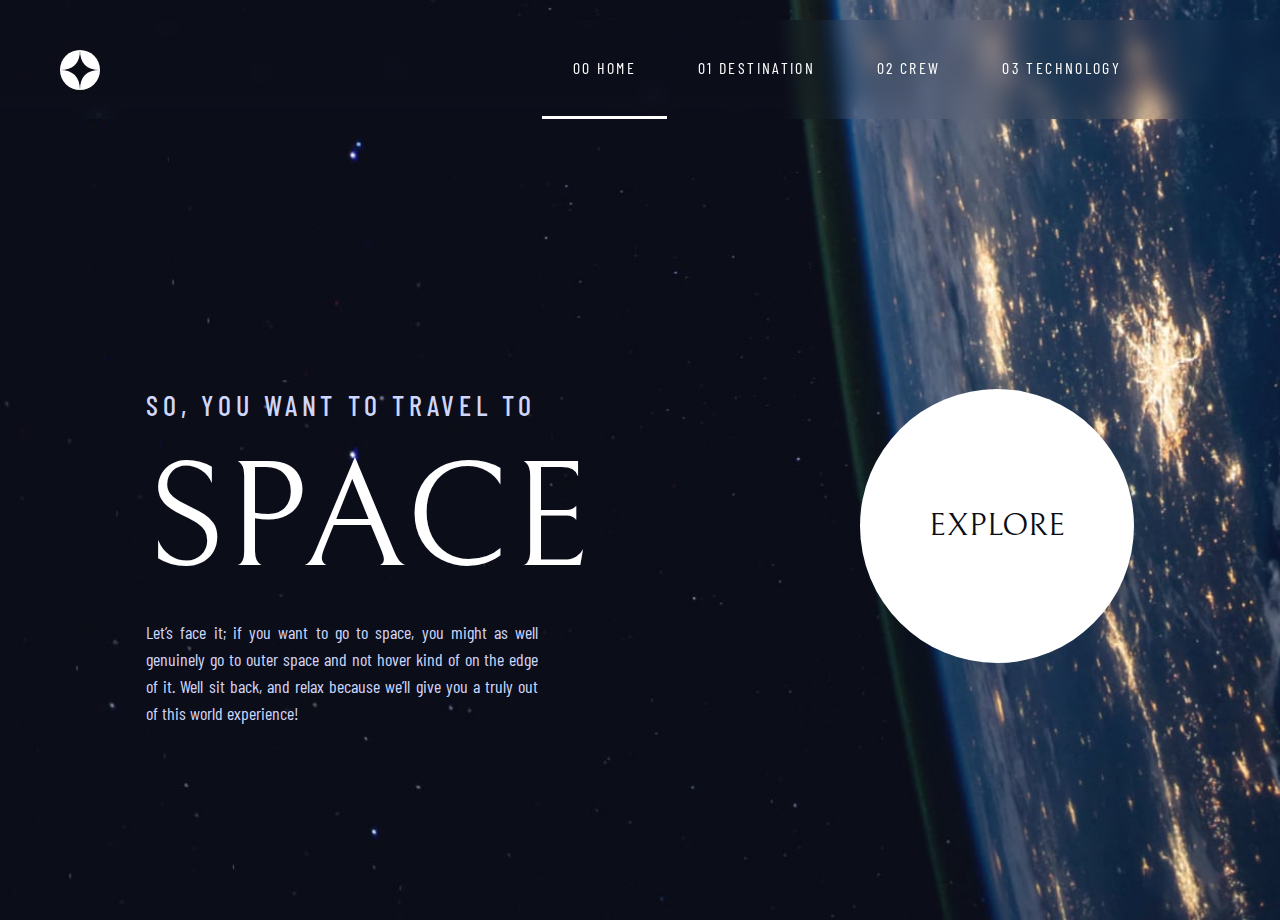
<file: index.html>
<!DOCTYPE html>
<html lang="en">
  <head>
    <meta charset="UTF-8" />
    <meta name="viewport" content="width=device-width" />
    <title>Space Tourism</title>
    <link rel="stylesheet" type="text/css" href="style/style.css" />
    <link rel="stylesheet" type="text/css" href="style/bootstrap.min.css" />
    <link rel="preconnect" href="https://fonts.googleapis.com" />
    <link rel="preconnect" href="https://fonts.gstatic.com" crossorigin />
    <link href="https://fonts.googleapis.com/css2?family=Bellefair&display=swap" rel="stylesheet" />
    <link rel="preconnect" href="https://fonts.googleapis.com" />
    <link rel="preconnect" href="https://fonts.gstatic.com" crossorigin />
    <link href="https://fonts.googleapis.com/css2?family=Barlow+Condensed&display=swap" rel="stylesheet" />
    <link rel="icon" type="image/png" href="assets/favicon-32x32.png" />
    <link rel="stylesheet" href="style/index.css" />
  </head>
  <body>
    <div class="nav-bar">
      <div class="logo">
        <a href="index.html"><img src="assets/shared/logo.svg" alt="company logo" /></a>
      </div>
      <div class="toggle-button-open" id="toggle-ham-menu" onclick="imgClick()">
        <!--<img src="assets/shared/icon-hamburger.svg">-->
      </div>
      <div class="navbar-links" id="nav-links">
        <ul>
          <li id="home-nav-btn"><a href="index.html">00 HOME</a></li>
          <li id="dest-nav-btn"><a href="destination.html">01 DESTINATION</a></li>
          <li id="crew-nav-btn"><a href="crew.html">02 CREW</a></li>
          <li id="tech-nav-btn"><a href="technology.html">03 TECHNOLOGY</a></li>
        </ul>
      </div>
    </div>
    <div class="page">
      <div class="container">
        <div class="row" id="home-row">
          <div class="col-lg-6" id="col1">
            <h5 class="f-text">SO, YOU WANT TO TRAVEL TO</h5>
            <h1 class="main-text">SPACE</h1>
            <p class="s-text">
              Let’s face it; if you want to go to space, you might as well genuinely go to outer space and not hover
              kind of on the edge of it. Well sit back, and relax because we’ll give you a truly out of this world
              experience!
            </p>
          </div>
          <div class="col-lg-6" id="col2">
            <a href="destination.html" class="explore-link">
              <div class="home-button">
                <p>EXPLORE</p>
              </div>
            </a>
          </div>
        </div>
      </div>
    </div>

    <script src="js/script.js"></script>
    <script src="js/bootstrap.min.js"></script>
  </body>
</html>
</file>
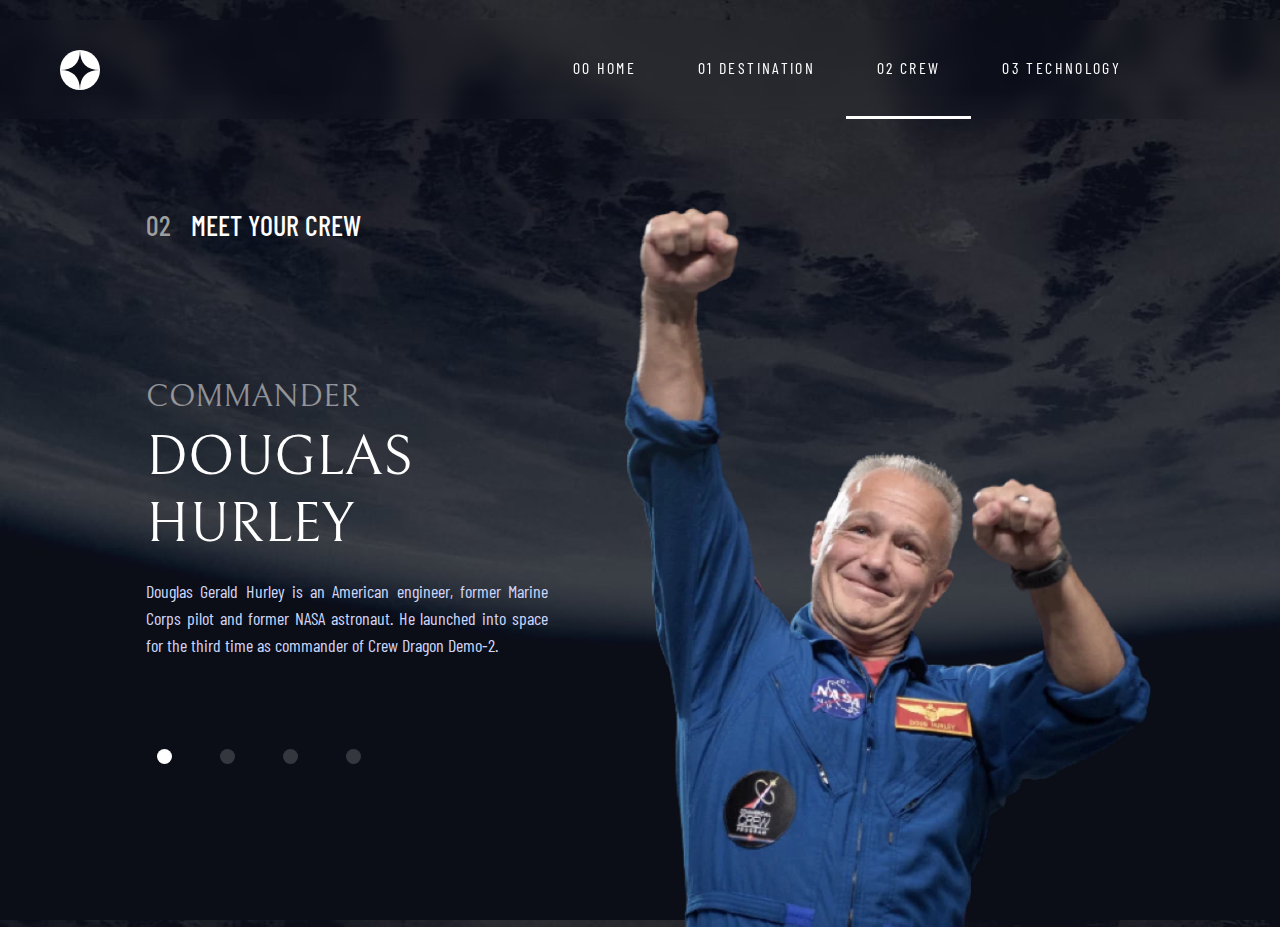
<file: crew.html>
<!DOCTYPE html>
<html lang="en">
  <head>
    <meta charset="UTF-8" />
    <meta name="viewport" content="width=device-width" />
    <title>CREW</title>
    <link rel="stylesheet" type="text/css" href="style/style.css" />
    <link rel="stylesheet" href="style/crew.css" />
    <link rel="stylesheet" type="text/css" href="style/bootstrap.min.css" />
    <link rel="preconnect" href="https://fonts.googleapis.com" />
    <link rel="preconnect" href="https://fonts.gstatic.com" crossorigin />
    <link href="https://fonts.googleapis.com/css2?family=Bellefair&display=swap" rel="stylesheet" />
    <link rel="preconnect" href="https://fonts.googleapis.com" />
    <link rel="preconnect" href="https://fonts.gstatic.com" crossorigin />
    <link href="https://fonts.googleapis.com/css2?family=Barlow+Condensed&display=swap" rel="stylesheet" />
    <link rel="icon" type="image/png" href="assets/favicon-32x32.png" />
  </head>
  <body>
    <div class="nav-bar">
      <div class="logo">
        <a href="index.html"><img src="assets/shared/logo.svg" alt="company logo" /></a>
      </div>
      <div class="toggle-button-open" id="toggle-ham-menu" onclick="imgClick()">
        <!--<img src="assets/shared/icon-hamburger.svg">-->
      </div>
      <div class="navbar-links" id="nav-links">
        <ul>
          <li id="home-nav-btn"><a href="index.html">00 HOME</a></li>
          <li id="dest-nav-btn"><a href="destination.html">01 DESTINATION</a></li>
          <li id="crew-nav-btn"><a href="crew.html">02 CREW</a></li>
          <li id="tech-nav-btn"><a href="technology.html">03 TECHNOLOGY</a></li>
        </ul>
      </div>
    </div>
    <div class="container">
      <div class="row" id="crew-row">
        <div class="col-lg-6" id="crew-col1">
          <h5 class="crew-title"><span style="color: rgb(158, 158, 158)">02</span>MEET YOUR CREW</h5>
          <div class="crew-content">
            <h3 class="crew-position" id="crew-position">COMMANDER</h3>
            <h2 class="crew-name" id="crew-name">DOUGLAS HURLEY</h2>
            <p class="crew-desc" id="crew-desc">
              Douglas Gerald Hurley is an American engineer, former Marine Corps pilot and former NASA astronaut. He
              launched into space for the third time as commander of Crew Dragon Demo-2.
            </p>
          </div>
          <div class="crew-nav">
            <div class="nav-circles" id="nav-c1"></div>
            <div class="nav-circles" id="nav-c2"></div>
            <div class="nav-circles" id="nav-c3"></div>
            <div class="nav-circles" id="nav-c4"></div>
          </div>
        </div>
        <div class="col-lg-6" id="crew-col2">
          <img src="assets/crew/image-douglas-hurley.webp" class="crew-image" id="crew-image" alt="crew image" />
          <hr class="crew-image-line" />
        </div>
      </div>
    </div>

    <script src="js/script.js"></script>
    <script src="js/bootstrap.min.js"></script>
  </body>
</html>
</file>
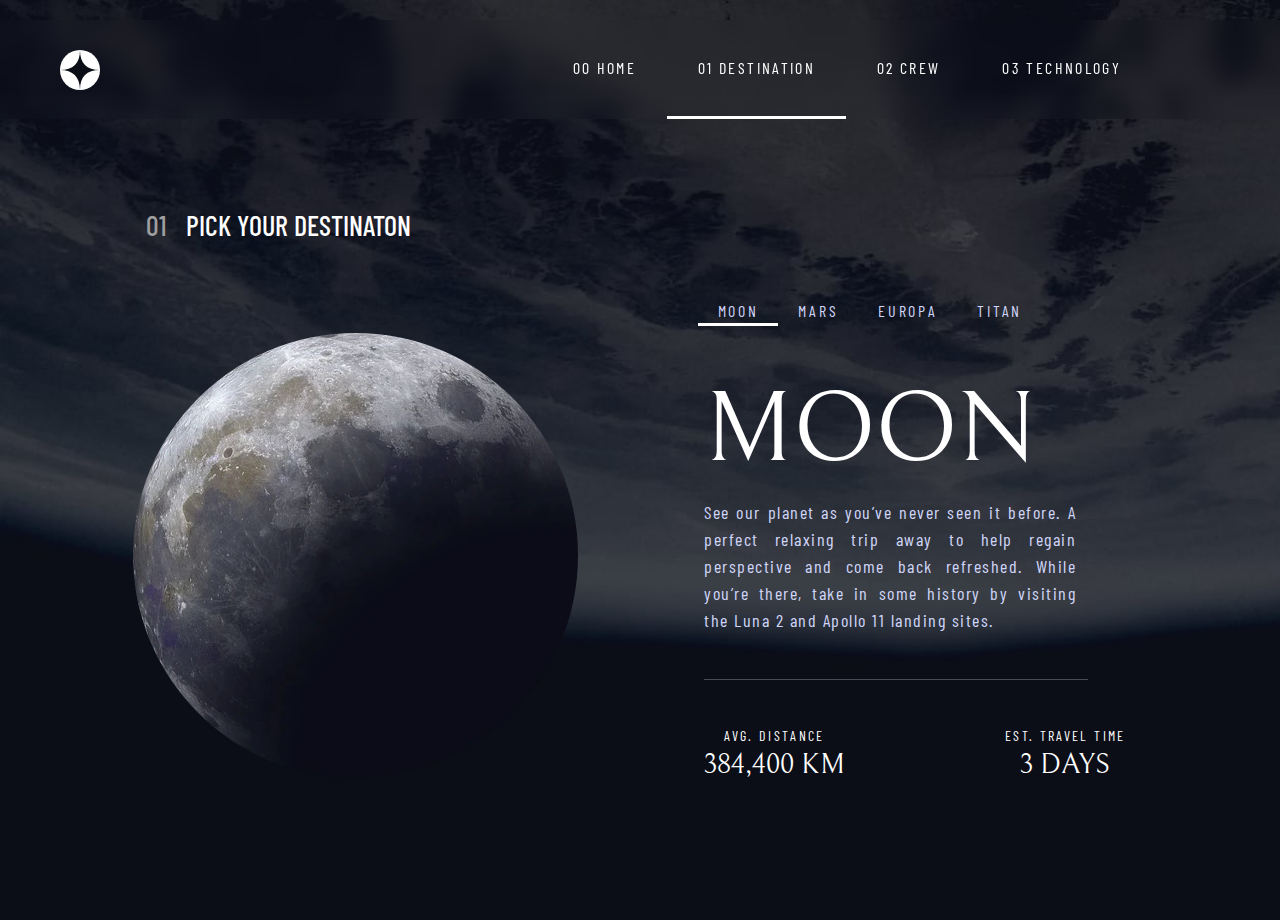
<file: destination.html>
<!DOCTYPE html>
<html lang="en">
  <head>
    <meta charset="UTF-8" />
    <meta name="viewport" content="width=device-width" />
    <title>DESTINATION</title>
    <link rel="stylesheet" type="text/css" href="style/style.css" />
    <link rel="stylesheet" type="text/css" href="style/bootstrap.min.css" />
    <link rel="preconnect" href="https://fonts.googleapis.com" />
    <link rel="preconnect" href="https://fonts.gstatic.com" crossorigin />
    <link href="https://fonts.googleapis.com/css2?family=Bellefair&display=swap" rel="stylesheet" />
    <link rel="preconnect" href="https://fonts.googleapis.com" />
    <link rel="preconnect" href="https://fonts.gstatic.com" crossorigin />
    <link href="https://fonts.googleapis.com/css2?family=Barlow+Condensed&display=swap" rel="stylesheet" />
    <link rel="icon" type="image/png" href="assets/favicon-32x32.png" />
    <link rel="stylesheet" href="style/destination.css" />
  </head>
  <body>
    <div class="nav-bar">
      <div class="logo">
        <a href="index.html"><img src="assets/shared/logo.svg" alt="company logo" /></a>
      </div>
      <div class="toggle-button-open" id="toggle-ham-menu" onclick="imgClick()">
        <!--<img src="assets/shared/icon-hamburger.svg">-->
      </div>
      <div class="navbar-links" id="nav-links">
        <ul>
          <li id="home-nav-btn"><a href="index.html">00 HOME</a></li>
          <li id="dest-nav-btn"><a href="destination.html">01 DESTINATION</a></li>
          <li id="crew-nav-btn"><a href="crew.html">02 CREW</a></li>
          <li id="tech-nav-btn"><a href="technology.html">03 TECHNOLOGY</a></li>
        </ul>
      </div>
    </div>
    <div class="destination-page">
      <div class="container">
        <div class="row" id="dest-row">
          <div class="col-lg-6" id="dest-col1">
            <h5 class="dest-title"><span style="color: rgb(158, 158, 158)">01</span>PICK YOUR DESTINATON</h5>
            <div class="planetholder">
              <img class="planet" id="planet" src="assets/destination/image-moon.webp" alt="moon" />
            </div>
          </div>
          <div class="col-lg-6" id="dest-col2">
            <div class="planet-navbar">
              <ul>
                <li class="moon-btn" id="moon-btn">MOON</li>
                <li id="mars-btn">MARS</li>
                <li id="europa-btn">EUROPA</li>
                <li id="titan-btn">TITAN</li>
              </ul>
            </div>
            <h2 class="moon-name" id="moon-name">MOON</h2>
            <p class="moon-desc" id="moon-desc">
              See our planet as you’ve never seen it before. A perfect relaxing trip away to help regain perspective and
              come back refreshed. While you’re there, take in some history by visiting the Luna 2 and Apollo 11 landing
              sites.
            </p>
            <hr class="line" />
            <div class="bottom-section">
              <div class="distance">
                <p class="dis-title">AVG. DISTANCE</p>
                <p class="dis-value" id="dis-value">384,400 KM</p>
              </div>
              <div class="time">
                <p class="est-time">EST. TRAVEL TIME</p>
                <p class="time-value" id="time-value">3 DAYS</p>
              </div>
            </div>
          </div>
        </div>
      </div>
    </div>

    <script src="js/script.js"></script>
    <script src="js/bootstrap.min.js"></script>
  </body>
</html>
</file>
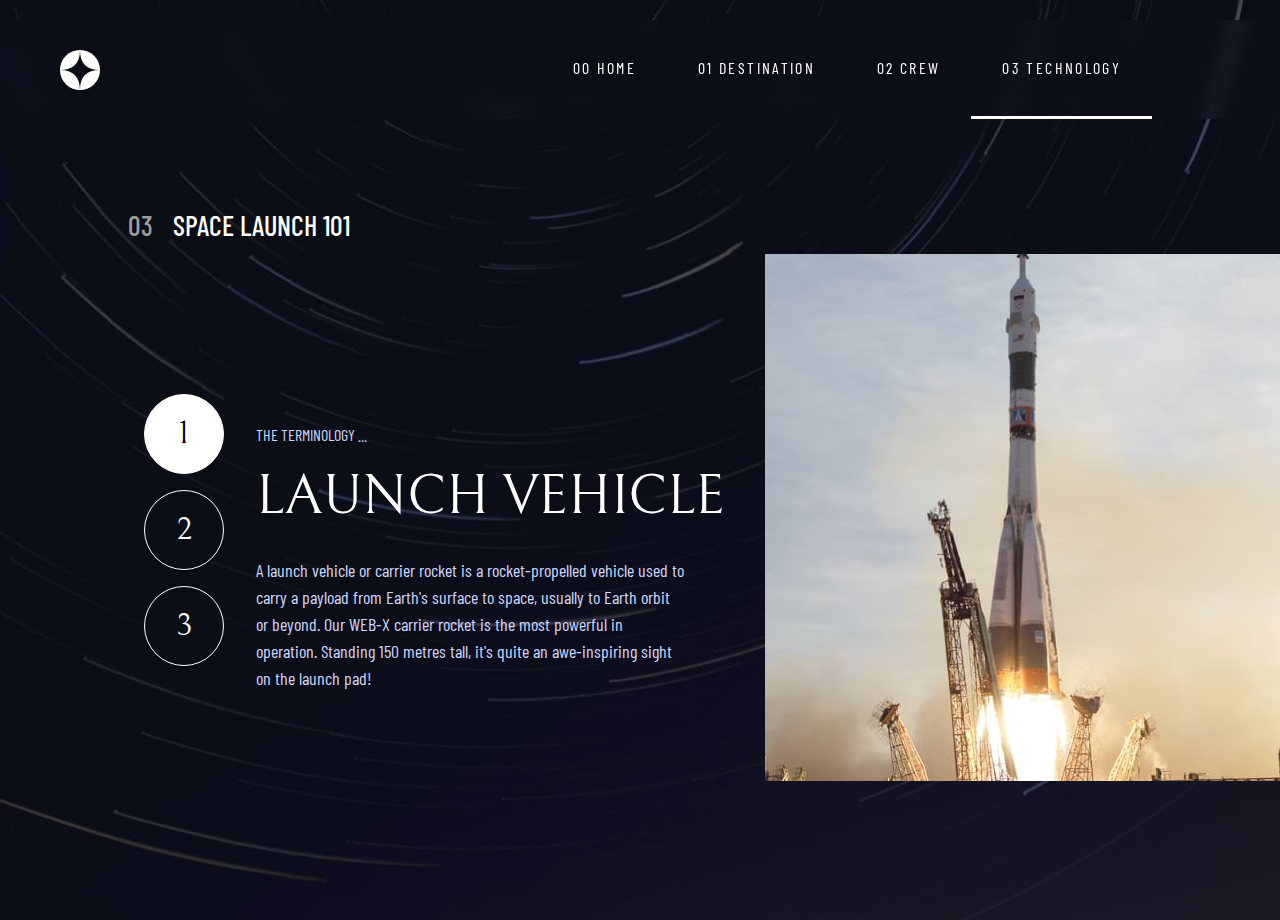
<file: technology.html>
<!DOCTYPE html>
<html lang="en">
  <head>
    <meta charset="UTF-8" />
    <meta name="viewport" content="width=device-width" />
    <title>CREW</title>
    <link rel="stylesheet" type="text/css" href="style/style.css" />
    <link rel="stylesheet" type="text/css" href="style/bootstrap.min.css" />
    <link rel="preconnect" href="https://fonts.googleapis.com" />
    <link rel="preconnect" href="https://fonts.gstatic.com" crossorigin />
    <link href="https://fonts.googleapis.com/css2?family=Bellefair&display=swap" rel="stylesheet" />
    <link rel="preconnect" href="https://fonts.googleapis.com" />
    <link rel="preconnect" href="https://fonts.gstatic.com" crossorigin />
    <link href="https://fonts.googleapis.com/css2?family=Barlow+Condensed&display=swap" rel="stylesheet" />
    <link rel="icon" type="image/png" href="assets/favicon-32x32.png" />
    <link rel="stylesheet" href="style/technology.css" />
  </head>
  <body>
    <div class="nav-bar">
      <div class="logo">
        <a href="index.html"><img src="assets/shared/logo.svg" alt="company logo" /></a>
      </div>
      <div class="toggle-button-open" id="toggle-ham-menu" onclick="imgClick()">
        <!--<img src="assets/shared/icon-hamburger.svg">-->
      </div>
      <div class="navbar-links" id="nav-links">
        <ul>
          <li id="home-nav-btn"><a href="index.html">00 HOME</a></li>
          <li id="dest-nav-btn"><a href="destination.html">01 DESTINATION</a></li>
          <li id="crew-nav-btn"><a href="crew.html">02 CREW</a></li>
          <li id="tech-nav-btn"><a href="technology.html">03 TECHNOLOGY</a></li>
        </ul>
      </div>
    </div>
    <div class="container-fluid">
      <div class="row" id="tech-row">
        <div class="col-lg-7" id="tech-col1">
          <h5 class="tech-title"><span style="color: rgb(158, 158, 158)">03</span>SPACE LAUNCH 101</h5>
          <div class="tech-sub-col">
            <div class="tech-nums">
              <div class="num" id="num1">1</div>
              <div class="num" id="num2">2</div>
              <div class="num" id="num3">3</div>
            </div>
            <div class="tech-sub-content">
              <p class="terminology-txt">THE TERMINOLOGY ...</p>
              <h2 class="tech-main-txt" id="tech-main-txt">LAUNCH VEHICLE</h2>
              <p class="tech-desc" id="tech-desc">
                A launch vehicle or carrier rocket is a rocket-propelled vehicle used to carry a payload from Earth's
                surface to space, usually to Earth orbit or beyond. Our WEB-X carrier rocket is the most powerful in
                operation. Standing 150 metres tall, it's quite an awe-inspiring sight on the launch pad!
              </p>
            </div>
          </div>
        </div>
        <div class="col-lg-5" id="tech-col2">
          <div class="tech-image1" id="tech-image"></div>
        </div>
      </div>
    </div>

    <script src="js/script.js"></script>
    <script src="js/bootstrap.min.js"></script>
  </body>
</html>
</file>
<file: style/style.css>
body {
  margin: 0px;
  padding: 0px;
}
/*CSS for nav bar*/
.logo {
  margin-left: 30px;
}
.logo img {
  width: 30px;
}
.navbar-links ul li a {
  margin-top: 20px;
  margin-bottom: 20px;
}
.navbar-links ul {
  margin: 0;
  padding: 0;
  display: flex;
}
.navbar-links li {
  list-style: none;
}
.navbar-links li a {
  text-decoration: none;
  font-size: 16px;
  font-family: 'Barlow Condensed', sans-serif;
  letter-spacing: 2.35px;
  color: white;
  padding: 16px;
  display: block;
}
.navbar-links li:hover {
  border-bottom: 3px solid rgb(192, 192, 192);
}
.nav-btn-active {
  border-bottom: 3px solid white;
}
/*CSS for home page*/
#col1 {
  color: white;
}
.f-text {
  color: #d0d6f9;
  font-family: 'Barlow Condensed', sans-serif;
  letter-spacing: 4.75px;
}
.main-text {
  font-family: 'Bellefair', serif;
}
.s-text {
  color: #d0d6f9;
  font-family: 'Barlow Condensed', sans-serif;
}
.explore-link,
.explore-link:hover {
  text-decoration: none;
  color: #0b0d17;
}
/*End of the homepage css*/

/*Beginning of destination page css*/
.dest-title {
  color: white;
  font-family: 'Barlow Condensed', sans-serif;
}
.dest-title span {
  margin-right: 20px;
  font-family: 'Barlow Condensed', sans-serif;
}
.planet-navbar ul li {
  color: #d0d6f9;
  font-family: 'Barlow Condensed', sans-serif;
  list-style: none;
  padding-left: 20px;
  padding-right: 20px;
}
.planet-navbar ul li:hover {
  border-bottom: 3px solid rgb(192, 192, 192);
}
.planet-navbar ul {
  display: flex;
}
.moon-btn {
  border-bottom: 3px solid white;
}
.moon-name {
  color: white;
  font-family: 'Bellefair', serif;
}
.moon-desc {
  color: #d0d6f9;
  font-family: 'Barlow Condensed', sans-serif;
}
.bottom-section {
  color: white;
}
.dis-title,
.est-time {
  font-family: 'Barlow Condensed', sans-serif;
}
.dis-value,
.time-value {
  font-family: 'Bellefair', serif;
}
.planet-navbar-active {
  border-bottom: 3px solid white;
}
/*End of destination page css*/

/*Beginning of crew page css*/
.crew-title {
  color: white;
  font-family: 'Barlow Condensed', sans-serif;
}
.crew-title span {
  margin-right: 20px;
  font-family: 'Barlow Condensed', sans-serif;
}
.crew-position {
  color: white;
  opacity: 50%;
  font-family: 'Bellefair', serif;
}
.crew-name {
  color: white;
  font-family: 'Bellefair', serif;
}
.crew-desc {
  color: #d0d6f9;
  font-family: 'Barlow Condensed', sans-serif;
}
.crew-nav {
  display: flex;
}
.nav-circles {
  background-color: white;
  transition: 0.5s;
  opacity: 17.44%;
  border-radius: 25px;
}
.nav-circles-active {
  background-color: white;
  opacity: 100%;
}
.nav-circles:hover {
  background-color: #979797;
  transition: 0.5s;
  opacity: 100%;
  cursor: help;
}
/*End of crew page css*/

/*Beginning of tech page css*/
.tech-title {
  color: white;
  font-family: 'Barlow Condensed', sans-serif;
}
.tech-title span {
  margin-right: 20px;
  font-family: 'Barlow Condensed', sans-serif;
}
.num {
  color: white;
  font-family: 'Bellefair', serif;
  transition: 0.5s;
  z-index: 20;
}
.num:hover {
  color: black;
  background-color: white;
  transition: 0.5s;
  cursor: help;
}
.num-active {
  color: black;
  background-color: white;
}
.terminology-txt,
.tech-desc {
  color: #d0d6f9;
  font-family: 'Barlow Condensed', sans-serif;
}
.tech-main-txt {
  color: white;
  font-family: 'Bellefair', serif;
}
/*End of tech page css*/

/* font-family: 'Bellefair', serif; */
/* font-family: 'Barlow Condensed', sans-serif; */

@media only screen and (min-width: 375px) {
  .logo {
    padding-top: 20px;
    padding-bottom: 20px;
  }
  .nav-bar {
    display: flex;
    justify-content: space-between;
    align-items: center;
    color: white;
    z-index: 100;
  }
  .navbar-links {
    display: none;
    margin-left: 50vw;
  }
  .nav-bar {
    flex-direction: column;
    align-items: flex-start;
  }
  .navbar-links ul {
    position: absolute;
    flex-direction: column;
    width: 50vw;
    z-index: 100;
  }
  .navbar-links ul {
    background-color: transparent;
    backdrop-filter: blur(10px);
  }
  .navbar-links-active {
    display: flex;
  }
  .toggle-button-open {
    position: absolute;
    top: 25px;
    right: 20px;
    display: flex;
    flex-direction: column;
    justify-content: space-between;
    width: 20px;
  }
  #home-row {
    margin-top: 10vh;
  }
  #col1 {
    text-align: center;
  }
  .f-text {
    font-size: 16px;
  }
  .main-text {
    font-size: 80px;
  }
  .s-text {
    font-size: 15px;
    padding-left: 5vw;
    padding-right: 5vw;
  }
  #col2 {
    margin-top: 10vh;
    display: flex;
    justify-content: center;
  }
  .home-button {
    width: 150px;
    height: 150px;
    border-radius: 100%;
    background-color: white;
    transition: 0.5s;
  }
  .home-button:hover {
    box-shadow: 0px 0px 0px 40px #979797;
    transition: 0.5s;
  }
  .home-button p {
    text-align: center;
    line-height: 150px;
    font-size: 20px;
    font-family: 'Bellefair', serif;
  }
  /*End of the homepage css*/

  /*Beginning of the destination css*/
  #dest-row {
    margin-top: 3vh;
  }
  .dest-title {
    text-align: center;
    font-size: 16px;
  }
  .dest-title span {
    font-size: 16px;
  }
  .planetholder {
    margin-top: 5vh;
  }
  .planet {
    display: block;
    margin-left: auto;
    margin-right: auto;
    width: 170px;
  }
  #dest-col2 {
    padding-left: 5vw;
    padding-right: 5vw;
  }
  .planet-navbar {
    margin-top: 3vh;
  }
  .planet-navbar ul li {
    font-size: 14px;
    letter-spacing: 2.7px;
  }
  .planet-navbar ul li:hover {
    border-bottom: 3px solid #979797;
  }
  .planet-navbar ul {
    display: flex;
    justify-content: center;
    margin-left: -3vw;
  }
  .moon-name {
    text-align: center;
    font-size: 56px;
    margin-top: 3vh;
  }
  .moon-desc {
    font-size: 15px;
    text-align: center;
    letter-spacing: 1.5px;
  }
  .line {
    border-top: 1px solid white;
    width: 300px;
    margin: auto;
    margin-top: 5vh;
  }
  .bottom-section {
    display: block;
    justify-content: center;
    margin-top: 5vh;
  }
  .time {
    margin-top: 3vh;
  }
  .dis-title,
  .est-time {
    text-align: center;
    font-size: 14px;
    letter-spacing: 2.35px;
    margin-top: 0vh;
  }
  .dis-value,
  .time-value {
    text-align: center;
    font-size: 28px;
    margin-top: -2vh;
  }
  /*End of the destination css*/

  /*Beginning of crew page css*/
  #crew-row {
    margin-top: 3vh;
  }
  .crew-title {
    font-size: 16px;
    text-align: center;
  }
  .crew-title span {
    font-size: 16px;
  }
  .crew-content {
    margin-top: 50vh;
  }
  .crew-position {
    text-align: center;
    font-size: 16px;
  }
  .crew-name {
    text-align: center;
    font-size: 24px;
  }
  .crew-desc {
    text-align: center;
    font-size: 15px;
    margin-top: 20px;
    padding-left: 20px;
    padding-right: 20px;
  }
  .crew-nav {
    margin-top: -28vh;
    justify-content: center;
  }
  .nav-circles {
    width: 10px;
    height: 10px;
    margin-left: 14px;
    margin-right: 14px;
  }
  .crew-image {
    height: 30vh;
    margin-top: -38vh;
    display: block;
    margin-left: auto;
    margin-right: auto;
  }
  .crew-image-line {
    border: 1px rgb(172, 172, 172) solid;
    width: 300px;
    margin: auto;
    margin-top: -0vh;
  }
  /*End of crew page css*/

  /*Start of tech page css*/
  #tech-row {
    margin-top: 3vh;
  }
  .tech-title {
    font-size: 16px;
    text-align: center;
  }
  .tech-title span {
    font-size: 16px;
  }
  .tech-sub-col {
    margin-top: 15vh;
    margin-left: 0vw;
    margin-top: 35vh;
  }
  .tech-nums {
    display: flex;
    justify-content: center;
  }
  .num {
    display: flex;
    justify-content: center;
    align-items: center;
    width: 40px;
    height: 40px;
    border: 1px white solid;
    border-radius: 50px;
    font-size: 32px;
    margin-left: 16px;
    margin-right: 16px;
  }
  .tech-sub-content {
    margin-left: 0vw;
    padding-top: 5vh;
  }
  .terminology-txt {
    font-size: 14px;
    text-align: center;
  }
  .tech-main-txt {
    font-size: 24px;
    text-align: center;
  }
  .tech-desc {
    font-size: 15px;
    margin-top: 3vh;
    text-align: center;
    padding-left: 10px;
    padding-right: 10px;
  }
  #tech-col2 {
    position: absolute;
    padding: 0px;
    margin-top: 10vh;
  }
  .tech-image1 {
    background: url('/assets/technology/image-launch-vehicle-landscape.jpg');
    height: 40vh;
    background-repeat: no-repeat;
    background-size: contain;
  }
  /*End of tech page css*/
}
@media only screen and (min-width: 768px) {
  .logo {
    margin-left: 60px;
  }
  .logo img {
    width: 40px;
  }
  .nav-bar {
    margin-top: 20px;
    display: flex;
    justify-content: space-between;
    align-items: center;
    background-color: transparent;
    backdrop-filter: blur(10px);
    color: white;
    z-index: 100;
  }
  .navbar-links {
    display: block;
    margin-left: 0vw;
    margin-right: 5vw;
  }

  .nav-bar {
    flex-direction: row;
    align-items: center;
  }
  .navbar-links ul {
    position: relative;
    flex-direction: row;
    width: 100%;
    z-index: 100;
  }
  .navbar-links ul {
    background-color: transparent;
    backdrop-filter: blur(10px);
  }
  .navbar-links-active {
    display: flex;
  }
  .toggle-button-open,
  .toggle-button-close {
    display: none;
  }
  #home-row {
    margin-top: 10vh;
  }
  #col1 {
    text-align: center;
  }
  .f-text {
    font-size: 20px;
  }
  .main-text {
    font-size: 150px;
  }
  .s-text {
    font-size: 16px;
    padding-left: 15vw;
    padding-right: 15vw;
  }
  #col2 {
    margin-top: 10vh;
    display: flex;
    justify-content: center;
  }
  .home-button {
    width: 242px;
    height: 242px;
    border-radius: 100%;
    background-color: white;
    transition: 0.5s;
  }
  .home-button:hover {
    box-shadow: 0px 0px 0px 50px #979797;
    transition: 0.5s;
  }
  .home-button p {
    text-align: center;
    line-height: 242px;
    font-size: 32px;
    font-family: 'Bellefair', serif;
  }
  /*End of the homepage css*/

  /*Beginning of the destination css*/
  #dest-row {
    margin-top: 3vh;
  }
  .dest-title {
    text-align: left;
    font-size: 20px;
  }
  .dest-title span {
    font-size: 20px;
  }
  .planetholder {
    margin-top: 5vh;
  }
  .planet {
    display: block;
    margin-left: auto;
    margin-right: auto;
    width: 300px;
  }
  #dest-col2 {
    padding-left: 5vw;
    padding-right: 5vw;
  }
  .planet-navbar {
    margin-top: 5vh;
  }
  .planet-navbar ul li {
    font-size: 16px;
    letter-spacing: 2.7px;
  }
  .planet-navbar ul li:hover {
    border-bottom: 3px solid #979797;
    cursor: help;
  }
  .planet-navbar ul {
    display: flex;
    justify-content: center;
    margin-left: -3vw;
  }
  .moon-name {
    text-align: center;
    font-size: 80px;
    margin-top: 3vh;
  }
  .moon-desc {
    font-size: 16px;
    text-align: center;
    letter-spacing: 1.5px;
  }
  .line {
    border-top: 1px solid white;
    width: 500px;
    margin: auto;
    margin-top: 5vh;
  }
  .bottom-section {
    display: flex;
    justify-content: center;
    margin-top: 5vh;
  }
  .distance {
    padding-right: 80px;
  }
  .time {
    padding-left: 80px;
    margin-top: 0vh;
  }
  .dis-title,
  .est-time {
    font-size: 14px;
    letter-spacing: 2.35px;
  }
  .dis-value,
  .time-value {
    font-size: 28px;
  }
  /*End of the destination css*/

  /*Beginning of crew page css*/
  #crew-row {
    margin-top: 3vh;
  }
  .crew-title {
    font-size: 20px;
    text-align: left;
  }
  .crew-title span {
    font-size: 20px;
  }
  .crew-content {
    margin-top: 10vh;
  }
  .crew-position {
    text-align: center;
    font-size: 24px;
  }
  .crew-name {
    text-align: center;
    font-size: 40px;
  }
  .crew-desc {
    text-align: center;
    font-size: 16px;
    margin-top: 20px;
    padding-left: 120px;
    padding-right: 120px;
  }
  .crew-nav {
    margin-top: 5vh;
    justify-content: center;
  }
  .nav-circles {
    width: 10px;
    height: 10px;
    margin-left: 24px;
    margin-right: 24px;
  }
  .crew-image {
    height: 48vh;
    position: absolute;
    bottom: 0px;
    right: 25%;
    margin-bottom: -2vh;
  }
  .crew-image-line {
    display: none;
  }
  /*End of crew page css*/

  /*Start of tech page css*/
  #tech-row {
    margin-top: 3vh;
  }
  .tech-title {
    text-align: left;
    font-size: 20px;
    margin-left: 5vw;
  }
  .tech-title span {
    font-size: 20px;
  }
  .tech-sub-col {
    margin-top: 15vh;
    margin-left: 0vw;
    margin-top: 45vh;
  }
  .tech-nums {
    display: flex;
    justify-content: center;
  }
  .num {
    display: flex;
    justify-content: center;
    align-items: center;
    width: 60px;
    height: 60px;
    border: 1px white solid;
    border-radius: 50px;
    font-size: 32px;
    margin-left: 16px;
    margin-right: 16px;
  }
  .tech-sub-content {
    margin-left: 0vw;
    padding-top: 5vh;
  }
  .terminology-txt {
    font-size: 16px;
    text-align: center;
  }
  .tech-main-txt {
    font-size: 40px;
    text-align: center;
  }
  .tech-desc {
    font-size: 16px;
    margin-top: 3vh;
    text-align: center;
    padding-left: 100px;
    padding-right: 100px;
  }
  #tech-col2 {
    position: absolute;
    padding: 0px;
    margin-top: 10vh;
  }
  .tech-image1 {
    background: url('/assets/technology/image-launch-vehicle-landscape.jpg');
    height: 40vh;
    background-repeat: no-repeat;
    background-size: contain;
  }
  /*End of tech page css*/
}
@media only screen and (min-width: 1280px) {
  .logo {
    margin-left: 60px;
  }
  .nav-bar {
    margin-top: 20px;
    display: flex;
    justify-content: space-between;
    align-items: center;
    background-color: transparent;
    backdrop-filter: blur(10px);
    color: white;
    z-index: 100;
  }
  .navbar-links {
    margin-right: 10%;
  }
  .navbar-links li {
    padding-left: 15px;
    padding-right: 15px;
  }
  .toggle-button-open,
  .toggle-button-close {
    display: none;
  }
  #home-row {
    margin-top: 30vh;
  }
  #col1 {
    text-align: justify;
  }
  .f-text {
    font-size: 28px;
    margin-left: 5vw;
  }
  .main-text {
    font-size: 150px;
    margin-left: 5vw;
  }
  .s-text {
    font-size: 18px;
    padding-left: 0vw;
    padding-right: 7vw;
    margin-left: 5vw;
  }
  #col2 {
    margin-top: 0vh;
    display: flex;
    justify-content: end;
  }
  .home-button {
    width: 274px;
    height: 274px;
    border-radius: 100%;
    background-color: white;
    transition: 0.5s;
    margin-right: 5vw;
  }
  .home-button:hover {
    box-shadow: 0px 0px 0px 50px #979797;
    transition: 0.5s;
  }
  .home-button p {
    text-align: center;
    line-height: 274px;
    font-size: 32px;
    font-family: 'Bellefair', serif;
  }
  /*End of the homepage css*/

  /*Beginning of the destination css*/
  #dest-row {
    margin-top: 10vh;
  }
  .dest-title {
    font-size: 28px;
    margin-left: 5vw;
  }
  .dest-title span {
    font-size: 28px;
  }
  .planetholder {
    margin-top: 10vh;
  }
  .planet {
    display: block;
    margin-left: auto;
    margin-right: auto;
    width: 445px;
  }
  #dest-col2 {
    padding-left: 5vw;
  }
  .planet-navbar {
    margin-top: 10vh;
  }
  .planet-navbar ul li {
    font-size: 16px;
    letter-spacing: 2.7px;
  }
  .planet-navbar ul li:hover {
    border-bottom: 3px solid #979797;
    cursor: help;
  }
  .planet-navbar ul {
    display: flex;
    justify-content: flex-start;
    margin-left: -3vw;
  }
  .moon-name {
    text-align: left;
    font-size: 100px;
    margin-top: 5vh;
  }
  .moon-desc {
    font-size: 18px;
    text-align: justify;
    padding-right: 70px;
    letter-spacing: 1.5px;
  }
  .line {
    border-top: 1px solid white;
    width: 30vw;
    margin: 0;
    margin-top: 5vh;
  }
  .bottom-section {
    display: flex;
    justify-content: flex-start;
    margin-top: 5vh;
  }
  .distance {
    padding-right: 80px;
  }
  .time {
    padding-left: 80px;
    margin-top: 0vh;
  }
  .dis-title,
  .est-time {
    font-size: 14px;
    letter-spacing: 2.35px;
  }
  .dis-value,
  .time-value {
    font-size: 28px;
  }
  /*End of the destination css*/

  /*Beginning of crew page css*/
  #crew-row {
    margin-top: 10vh;
  }
  .crew-title {
    text-align: left;
    font-size: 28px;
    margin-left: 5vw;
  }
  .crew-title span {
    font-size: 28px;
  }
  .crew-content {
    padding-left: 5vw;
    margin-top: 15vh;
  }
  .crew-position {
    text-align: left;
    font-size: 32px;
  }
  .crew-name {
    text-align: left;
    font-size: 56px;
  }
  .crew-desc {
    text-align: justify;
    font-size: 18px;
    margin-top: 20px;
    padding-right: 80px;
    padding-left: 0px;
  }
  .crew-nav {
    padding-left: 4vw;
    margin-top: 10vh;
    justify-content: left;
  }
  .nav-circles {
    width: 15px;
    height: 15px;
    margin-left: 24px;
    margin-right: 24px;
  }
  .crew-image {
    height: 80vh;
    position: absolute;
    bottom: 0px;
    right: 10%;
    margin-bottom: -3vh;
  }
  .crew-image-line {
    display: none;
  }
  /*End of crew page css*/
  /*Start of tech page css*/
  #tech-col1 {
    padding-left: 5vw;
  }
  .tech-title {
    text-align: left;
    font-size: 28px;
    margin-left: 5vw;
  }
  .tech-title span {
    font-size: 28px;
  }
  #tech-row {
    margin-top: 10vh;
  }
  .tech-sub-col {
    margin-top: 15vh;
    margin-left: 5vw;
  }
  .tech-nums {
    position: absolute;
    display: block;
  }
  .num {
    display: flex;
    justify-content: center;
    align-items: center;
    width: 80px;
    height: 80px;
    border: 1px white solid;
    border-radius: 50px;
    font-size: 32px;
    margin-top: 16px;
    margin-bottom: 16px;
  }
  .tech-sub-content {
    margin-left: 10vw;
    padding-top: 5vh;
  }
  .terminology-txt {
    font-size: 16px;
    text-align: left;
  }
  .tech-main-txt {
    font-size: 56px;
    text-align: left;
  }
  .tech-desc {
    font-size: 18px;
    margin-top: 3vh;
    text-align: left;
    padding-right: 50px;
    padding-left: 0px;
  }
  #tech-col2 {
    position: relative;
    padding: 0px;
    margin-top: 5vh;
  }
  .tech-image1 {
    background: url('/assets/technology/image-launch-vehicle-portrait.jpg');
    width: 515px;
    height: 575px;
    background-repeat: no-repeat;
    background-size: contain;
    position: absolute;
    right: 0px;
  }
  /*End of tech page css*/
}
@media only screen and (min-width: 1900px) {
  /*This breakpoint only use for technology page specific css rule*/
  #tech-col1 {
    padding-left: 16vw;
  }
}
</file>
<file: style/index.css>
@media only screen and (min-width: 375px) {
  body {
    background: url('/assets/home/background-home-mobile.jpg');
    background-size: cover;
    height: 100vh;
  }
}
@media only screen and (min-width: 768px) {
  body {
    background: url('/assets/home/background-home-tablet.jpg');
    background-size: cover;
    height: 100vh;
  }
}
@media only screen and (min-width: 1280px) {
  body {
    background: url('/assets/home/background-home-desktop.jpg');
    background-size: cover;
    height: 100vh;
  }
}
</file>
<file: style/crew.css>
@media only screen and (min-width: 375px) {
  body {
    background: url('/assets/crew/background-crew-mobile.jpg');
    background-size: cover;
    height: 100vh;
  }
}
@media only screen and (min-width: 768px) {
  body {
    background: url('/assets/crew/background-crew-tablet.jpg');
    background-size: cover;
    height: 100vh;
  }
}
@media only screen and (min-width: 1280px) {
  body {
    background: url('/assets/crew/background-crew-desktop.jpg');
    background-size: cover;
    height: 100vh;
  }
}
</file>
<file: style/destination.css>
@media only screen and (min-width: 375px) {
  body {
    background: url('/assets/crew/background-crew-mobile.jpg');
    background-size: cover;
    height: 100vh;
  }
}
@media only screen and (min-width: 768px) {
  body {
    background: url('/assets/crew/background-crew-tablet.jpg');
    background-size: cover;
    height: 100vh;
  }
}
@media only screen and (min-width: 1280px) {
  body {
    background: url('/assets/crew/background-crew-desktop.jpg');
    background-size: cover;
    height: 100vh;
  }
}
</file>
<file: style/technology.css>
@media only screen and (min-width: 375px) {
  body {
    background: url('/assets/technology/background-technology-mobile.jpg');
    background-size: cover;
    height: 100vh;
  }
}
@media only screen and (min-width: 768px) {
  body {
    background: url('/assets/technology/background-technology-tablet.jpg');
    background-size: cover;
    height: 100vh;
  }
}
@media only screen and (min-width: 1280px) {
  body {
    background: url('/assets/technology/background-technology-desktop.jpg');
    background-size: cover;
    height: 100vh;
  }
}
</file>
